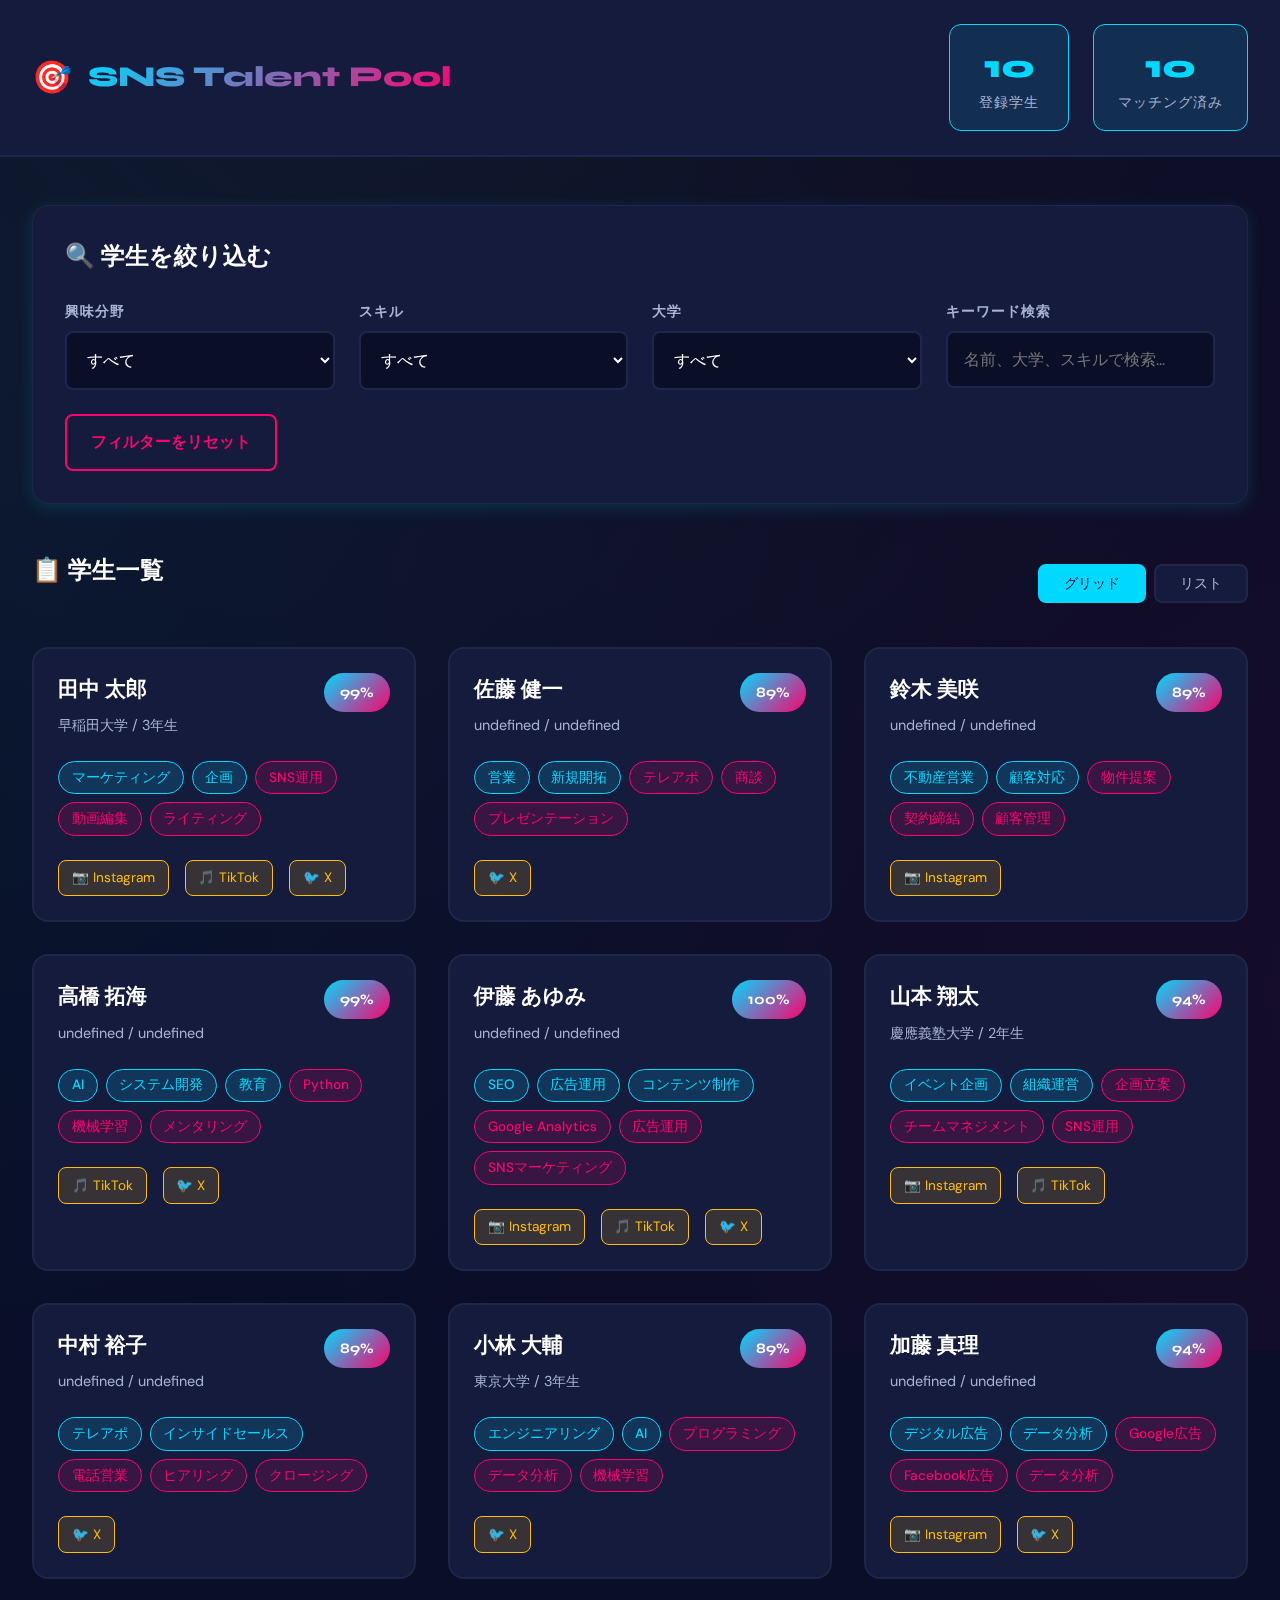
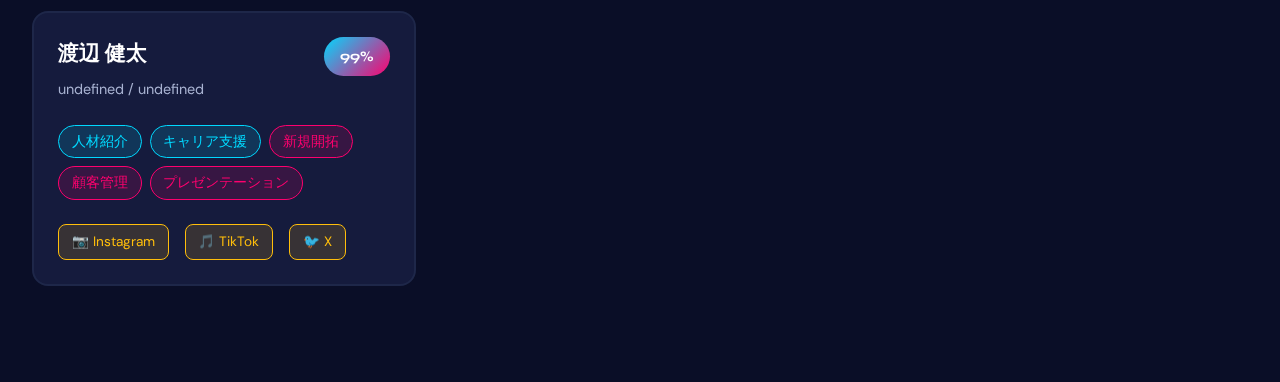
<file: index.html>
<!DOCTYPE html>
<html lang="ja">
<head>
    <meta charset="UTF-8">
    <meta name="viewport" content="width=device-width, initial-scale=1.0">
    <title>SNS Talent Pool - 学生管理ダッシュボード</title>
    
    <!-- Google Fonts - 独特なフォント選択 -->
    <link rel="preconnect" href="https://fonts.googleapis.com">
    <link rel="preconnect" href="https://fonts.gstatic.com" crossorigin>
    <link href="https://fonts.googleapis.com/css2?family=Syne:wght@400;600;700;800&family=DM+Sans:wght@400;500;700&display=swap" rel="stylesheet">
    
    <!-- スタイルシート -->
    <link rel="stylesheet" href="style.css">
</head>
<body>
    <!-- ヘッダー -->
    <header class="header">
        <div class="header-content">
            <div class="logo">
                <span class="logo-icon">🎯</span>
                <h1>SNS Talent Pool</h1>
            </div>
            <div class="header-stats">
                <div class="stat-card">
                    <span class="stat-number" id="totalStudents">0</span>
                    <span class="stat-label">登録学生</span>
                </div>
                <div class="stat-card">
                    <span class="stat-number" id="matchedStudents">0</span>
                    <span class="stat-label">マッチング済み</span>
                </div>
            </div>
        </div>
    </header>

    <!-- メインコンテンツ -->
    <main class="main-content">
        <!-- フィルターエリア -->
        <section class="filter-section">
            <h2 class="section-title">🔍 学生を絞り込む</h2>
            
            <div class="filter-grid">
                <!-- 興味分野フィルター -->
                <div class="filter-group">
                    <label class="filter-label">興味分野</label>
                    <select id="interestFilter" class="filter-select">
                        <option value="">すべて</option>
                        <option value="マーケティング">マーケティング</option>
                        <option value="エンジニアリング">エンジニアリング</option>
                        <option value="デザイン">デザイン</option>
                        <option value="営業">営業</option>
                        <option value="企画">企画</option>
                    </select>
                </div>

                <!-- スキルフィルター -->
                <div class="filter-group">
                    <label class="filter-label">スキル</label>
                    <select id="skillFilter" class="filter-select">
                        <option value="">すべて</option>
                        <option value="SNS運用">SNS運用</option>
                        <option value="動画編集">動画編集</option>
                        <option value="プログラミング">プログラミング</option>
                        <option value="デザイン">デザイン</option>
                        <option value="ライティング">ライティング</option>
                    </select>
                </div>

                <!-- 大学フィルター -->
                <div class="filter-group">
                    <label class="filter-label">大学</label>
                    <select id="universityFilter" class="filter-select">
                        <option value="">すべて</option>
                        <option value="東京大学">東京大学</option>
                        <option value="早稲田大学">早稲田大学</option>
                        <option value="慶應義塾大学">慶應義塾大学</option>
                    </select>
                </div>

                <!-- 検索ボックス -->
                <div class="filter-group">
                    <label class="filter-label">キーワード検索</label>
                    <input type="text" id="searchBox" class="filter-input" placeholder="名前、大学、スキルで検索...">
                </div>
            </div>

            <button id="resetFilters" class="reset-button">フィルターをリセット</button>
        </section>

        <!-- 学生一覧エリア -->
        <section class="students-section">
            <div class="section-header">
                <h2 class="section-title">📋 学生一覧</h2>
                <div class="view-toggle">
                    <button class="toggle-btn active" data-view="grid">グリッド</button>
                    <button class="toggle-btn" data-view="list">リスト</button>
                </div>
            </div>

            <!-- 学生カード表示エリア -->
            <div id="studentsGrid" class="students-grid">
                <!-- JavaScriptで動的に生成 -->
            </div>

            <!-- ローディング -->
            <div id="loading" class="loading">
                <div class="spinner"></div>
                <p>データを読み込み中...</p>
            </div>

            <!-- データなし -->
            <div id="noData" class="no-data" style="display: none;">
                <p>条件に合う学生が見つかりませんでした</p>
            </div>
        </section>
    </main>

    <!-- 学生詳細モーダル -->
    <div id="studentModal" class="modal">
        <div class="modal-content">
            <button class="modal-close" id="closeModal">&times;</button>
            <div id="modalBody">
                <!-- JavaScriptで動的に生成 -->
            </div>
        </div>
    </div>

    <!-- JavaScript -->
    <script src="script.js"></script>
</body>
</html>
</file>
<file: style.css>
/* ========================================
   SNS Talent Pool - スタイルシート
   独特なデザインシステム
======================================== */

/* ベース設定 */
:root {
    /* カラーパレット - ダーク&ビビッドの組み合わせ */
    --color-bg: #0a0e27;
    --color-bg-light: #151b3d;
    --color-primary: #00d9ff;
    --color-secondary: #ff006e;
    --color-accent: #ffbe0b;
    --color-text: #ffffff;
    --color-text-dim: #a8b2d1;
    --color-border: #1e2749;
    
    /* フォント */
    --font-display: 'Syne', sans-serif;
    --font-body: 'DM Sans', sans-serif;
    
    /* スペーシング */
    --spacing-xs: 0.5rem;
    --spacing-sm: 1rem;
    --spacing-md: 1.5rem;
    --spacing-lg: 2rem;
    --spacing-xl: 3rem;
    
    /* シャドウ */
    --shadow-sm: 0 2px 8px rgba(0, 217, 255, 0.1);
    --shadow-md: 0 4px 16px rgba(0, 217, 255, 0.15);
    --shadow-lg: 0 8px 32px rgba(0, 217, 255, 0.2);
    --shadow-glow: 0 0 20px rgba(0, 217, 255, 0.3);
}

/* リセット */
* {
    margin: 0;
    padding: 0;
    box-sizing: border-box;
}

body {
    font-family: var(--font-body);
    background: var(--color-bg);
    color: var(--color-text);
    line-height: 1.6;
    overflow-x: hidden;
}

/* 背景アニメーション */
body::before {
    content: '';
    position: fixed;
    top: -50%;
    left: -50%;
    width: 200%;
    height: 200%;
    background: 
        radial-gradient(circle at 20% 50%, rgba(0, 217, 255, 0.05) 0%, transparent 50%),
        radial-gradient(circle at 80% 80%, rgba(255, 0, 110, 0.05) 0%, transparent 50%),
        radial-gradient(circle at 40% 20%, rgba(255, 190, 11, 0.03) 0%, transparent 50%);
    animation: bgMove 20s ease-in-out infinite;
    z-index: -1;
}

@keyframes bgMove {
    0%, 100% { transform: translate(0, 0) rotate(0deg); }
    50% { transform: translate(5%, 5%) rotate(5deg); }
}

/* ========================================
   ヘッダー
======================================== */
.header {
    background: var(--color-bg-light);
    border-bottom: 2px solid var(--color-border);
    padding: var(--spacing-md) var(--spacing-lg);
    position: sticky;
    top: 0;
    z-index: 100;
    backdrop-filter: blur(10px);
}

.header-content {
    max-width: 1400px;
    margin: 0 auto;
    display: flex;
    justify-content: space-between;
    align-items: center;
}

.logo {
    display: flex;
    align-items: center;
    gap: var(--spacing-sm);
}

.logo-icon {
    font-size: 2rem;
    animation: float 3s ease-in-out infinite;
}

@keyframes float {
    0%, 100% { transform: translateY(0); }
    50% { transform: translateY(-10px); }
}

.logo h1 {
    font-family: var(--font-display);
    font-size: 1.8rem;
    font-weight: 800;
    background: linear-gradient(135deg, var(--color-primary), var(--color-secondary));
    -webkit-background-clip: text;
    -webkit-text-fill-color: transparent;
    background-clip: text;
}

.header-stats {
    display: flex;
    gap: var(--spacing-md);
}

.stat-card {
    background: rgba(0, 217, 255, 0.1);
    border: 1px solid var(--color-primary);
    border-radius: 12px;
    padding: var(--spacing-sm) var(--spacing-md);
    display: flex;
    flex-direction: column;
    align-items: center;
    min-width: 120px;
    transition: all 0.3s ease;
}

.stat-card:hover {
    transform: translateY(-5px);
    box-shadow: var(--shadow-glow);
}

.stat-number {
    font-family: var(--font-display);
    font-size: 2rem;
    font-weight: 800;
    color: var(--color-primary);
}

.stat-label {
    font-size: 0.85rem;
    color: var(--color-text-dim);
    text-transform: uppercase;
    letter-spacing: 1px;
}

/* ========================================
   メインコンテンツ
======================================== */
.main-content {
    max-width: 1400px;
    margin: 0 auto;
    padding: var(--spacing-xl) var(--spacing-lg);
}

.section-title {
    font-family: var(--font-display);
    font-size: 1.5rem;
    font-weight: 700;
    margin-bottom: var(--spacing-md);
    color: var(--color-text);
}

/* ========================================
   フィルターセクション
======================================== */
.filter-section {
    background: var(--color-bg-light);
    border: 1px solid var(--color-border);
    border-radius: 16px;
    padding: var(--spacing-lg);
    margin-bottom: var(--spacing-xl);
    box-shadow: var(--shadow-md);
}

.filter-grid {
    display: grid;
    grid-template-columns: repeat(auto-fit, minmax(250px, 1fr));
    gap: var(--spacing-md);
    margin-bottom: var(--spacing-md);
}

.filter-group {
    display: flex;
    flex-direction: column;
    gap: var(--spacing-xs);
}

.filter-label {
    font-size: 0.9rem;
    font-weight: 600;
    color: var(--color-text-dim);
    text-transform: uppercase;
    letter-spacing: 1px;
}

.filter-select,
.filter-input {
    background: var(--color-bg);
    border: 2px solid var(--color-border);
    border-radius: 8px;
    padding: var(--spacing-sm);
    color: var(--color-text);
    font-family: var(--font-body);
    font-size: 1rem;
    transition: all 0.3s ease;
}

.filter-select:focus,
.filter-input:focus {
    outline: none;
    border-color: var(--color-primary);
    box-shadow: var(--shadow-glow);
}

.filter-select option {
    background: var(--color-bg);
    color: var(--color-text);
}

.reset-button {
    background: transparent;
    border: 2px solid var(--color-secondary);
    color: var(--color-secondary);
    padding: var(--spacing-sm) var(--spacing-md);
    border-radius: 8px;
    font-family: var(--font-display);
    font-weight: 600;
    font-size: 1rem;
    cursor: pointer;
    transition: all 0.3s ease;
}

.reset-button:hover {
    background: var(--color-secondary);
    color: var(--color-text);
    transform: translateY(-2px);
    box-shadow: 0 4px 12px rgba(255, 0, 110, 0.3);
}

/* ========================================
   学生セクション
======================================== */
.students-section {
    margin-bottom: var(--spacing-xl);
}

.section-header {
    display: flex;
    justify-content: space-between;
    align-items: center;
    margin-bottom: var(--spacing-lg);
}

.view-toggle {
    display: flex;
    gap: var(--spacing-xs);
}

.toggle-btn {
    background: var(--color-bg-light);
    border: 2px solid var(--color-border);
    color: var(--color-text-dim);
    padding: var(--spacing-xs) var(--spacing-md);
    border-radius: 8px;
    font-family: var(--font-body);
    font-size: 0.9rem;
    cursor: pointer;
    transition: all 0.3s ease;
}

.toggle-btn.active {
    background: var(--color-primary);
    border-color: var(--color-primary);
    color: var(--color-bg);
}

.toggle-btn:hover:not(.active) {
    border-color: var(--color-primary);
    color: var(--color-primary);
}

/* ========================================
   学生グリッド
======================================== */
.students-grid {
    display: grid;
    grid-template-columns: repeat(auto-fill, minmax(320px, 1fr));
    gap: var(--spacing-lg);
    animation: fadeIn 0.6s ease;
}

.students-grid.list-view {
    grid-template-columns: 1fr;
}

@keyframes fadeIn {
    from {
        opacity: 0;
        transform: translateY(20px);
    }
    to {
        opacity: 1;
        transform: translateY(0);
    }
}

/* 学生カード */
.student-card {
    background: var(--color-bg-light);
    border: 2px solid var(--color-border);
    border-radius: 16px;
    padding: var(--spacing-md);
    cursor: pointer;
    transition: all 0.3s ease;
    position: relative;
    overflow: hidden;
}

.student-card::before {
    content: '';
    position: absolute;
    top: 0;
    left: 0;
    width: 100%;
    height: 4px;
    background: linear-gradient(90deg, var(--color-primary), var(--color-secondary), var(--color-accent));
    transform: scaleX(0);
    transition: transform 0.3s ease;
}

.student-card:hover::before {
    transform: scaleX(1);
}

.student-card:hover {
    transform: translateY(-8px);
    border-color: var(--color-primary);
    box-shadow: var(--shadow-lg);
}

.card-header {
    display: flex;
    justify-content: space-between;
    align-items: flex-start;
    margin-bottom: var(--spacing-md);
}

.student-info h3 {
    font-family: var(--font-display);
    font-size: 1.3rem;
    font-weight: 700;
    color: var(--color-text);
    margin-bottom: var(--spacing-xs);
}

.student-meta {
    font-size: 0.9rem;
    color: var(--color-text-dim);
}

.match-score {
    background: linear-gradient(135deg, var(--color-primary), var(--color-secondary));
    color: var(--color-text);
    padding: var(--spacing-xs) var(--spacing-sm);
    border-radius: 20px;
    font-family: var(--font-display);
    font-weight: 700;
    font-size: 0.9rem;
}

.card-tags {
    display: flex;
    flex-wrap: wrap;
    gap: var(--spacing-xs);
    margin-bottom: var(--spacing-md);
}

.tag {
    background: rgba(0, 217, 255, 0.15);
    border: 1px solid var(--color-primary);
    color: var(--color-primary);
    padding: 0.3rem 0.8rem;
    border-radius: 20px;
    font-size: 0.85rem;
    font-weight: 500;
}

.tag.skill {
    background: rgba(255, 0, 110, 0.15);
    border-color: var(--color-secondary);
    color: var(--color-secondary);
}

.card-sns {
    display: flex;
    gap: var(--spacing-sm);
}

.sns-link {
    display: flex;
    align-items: center;
    gap: 0.3rem;
    padding: 0.4rem 0.8rem;
    background: rgba(255, 190, 11, 0.15);
    border: 1px solid var(--color-accent);
    border-radius: 8px;
    color: var(--color-accent);
    text-decoration: none;
    font-size: 0.85rem;
    transition: all 0.3s ease;
}

.sns-link:hover {
    background: var(--color-accent);
    color: var(--color-bg);
    transform: scale(1.05);
}

/* ========================================
   ローディング & エラー
======================================== */
.loading {
    text-align: center;
    padding: var(--spacing-xl);
}

.spinner {
    width: 50px;
    height: 50px;
    border: 4px solid var(--color-border);
    border-top-color: var(--color-primary);
    border-radius: 50%;
    animation: spin 1s linear infinite;
    margin: 0 auto var(--spacing-md);
}

@keyframes spin {
    to { transform: rotate(360deg); }
}

.no-data {
    text-align: center;
    padding: var(--spacing-xl);
    color: var(--color-text-dim);
    font-size: 1.1rem;
}

/* ========================================
   モーダル
======================================== */
.modal {
    display: none;
    position: fixed;
    top: 0;
    left: 0;
    width: 100%;
    height: 100%;
    background: rgba(10, 14, 39, 0.95);
    backdrop-filter: blur(5px);
    z-index: 1000;
    animation: fadeIn 0.3s ease;
}

.modal.active {
    display: flex;
    justify-content: center;
    align-items: center;
}

.modal-content {
    background: var(--color-bg-light);
    border: 2px solid var(--color-primary);
    border-radius: 20px;
    max-width: 800px;
    width: 90%;
    max-height: 90vh;
    overflow-y: auto;
    padding: var(--spacing-xl);
    position: relative;
    box-shadow: var(--shadow-lg);
    animation: slideUp 0.4s ease;
}

@keyframes slideUp {
    from {
        opacity: 0;
        transform: translateY(50px);
    }
    to {
        opacity: 1;
        transform: translateY(0);
    }
}

.modal-close {
    position: absolute;
    top: var(--spacing-md);
    right: var(--spacing-md);
    background: var(--color-secondary);
    border: none;
    color: var(--color-text);
    font-size: 2rem;
    width: 40px;
    height: 40px;
    border-radius: 50%;
    cursor: pointer;
    display: flex;
    align-items: center;
    justify-content: center;
    transition: all 0.3s ease;
}

.modal-close:hover {
    transform: rotate(90deg);
    box-shadow: 0 4px 12px rgba(255, 0, 110, 0.5);
}

/* ========================================
   レスポンシブ
======================================== */
@media (max-width: 768px) {
    .header-content {
        flex-direction: column;
        gap: var(--spacing-md);
    }
    
    .header-stats {
        width: 100%;
        justify-content: space-around;
    }
    
    .filter-grid {
        grid-template-columns: 1fr;
    }
    
    .students-grid {
        grid-template-columns: 1fr;
    }
    
    .section-header {
        flex-direction: column;
        align-items: flex-start;
        gap: var(--spacing-sm);
    }
}
</file>
